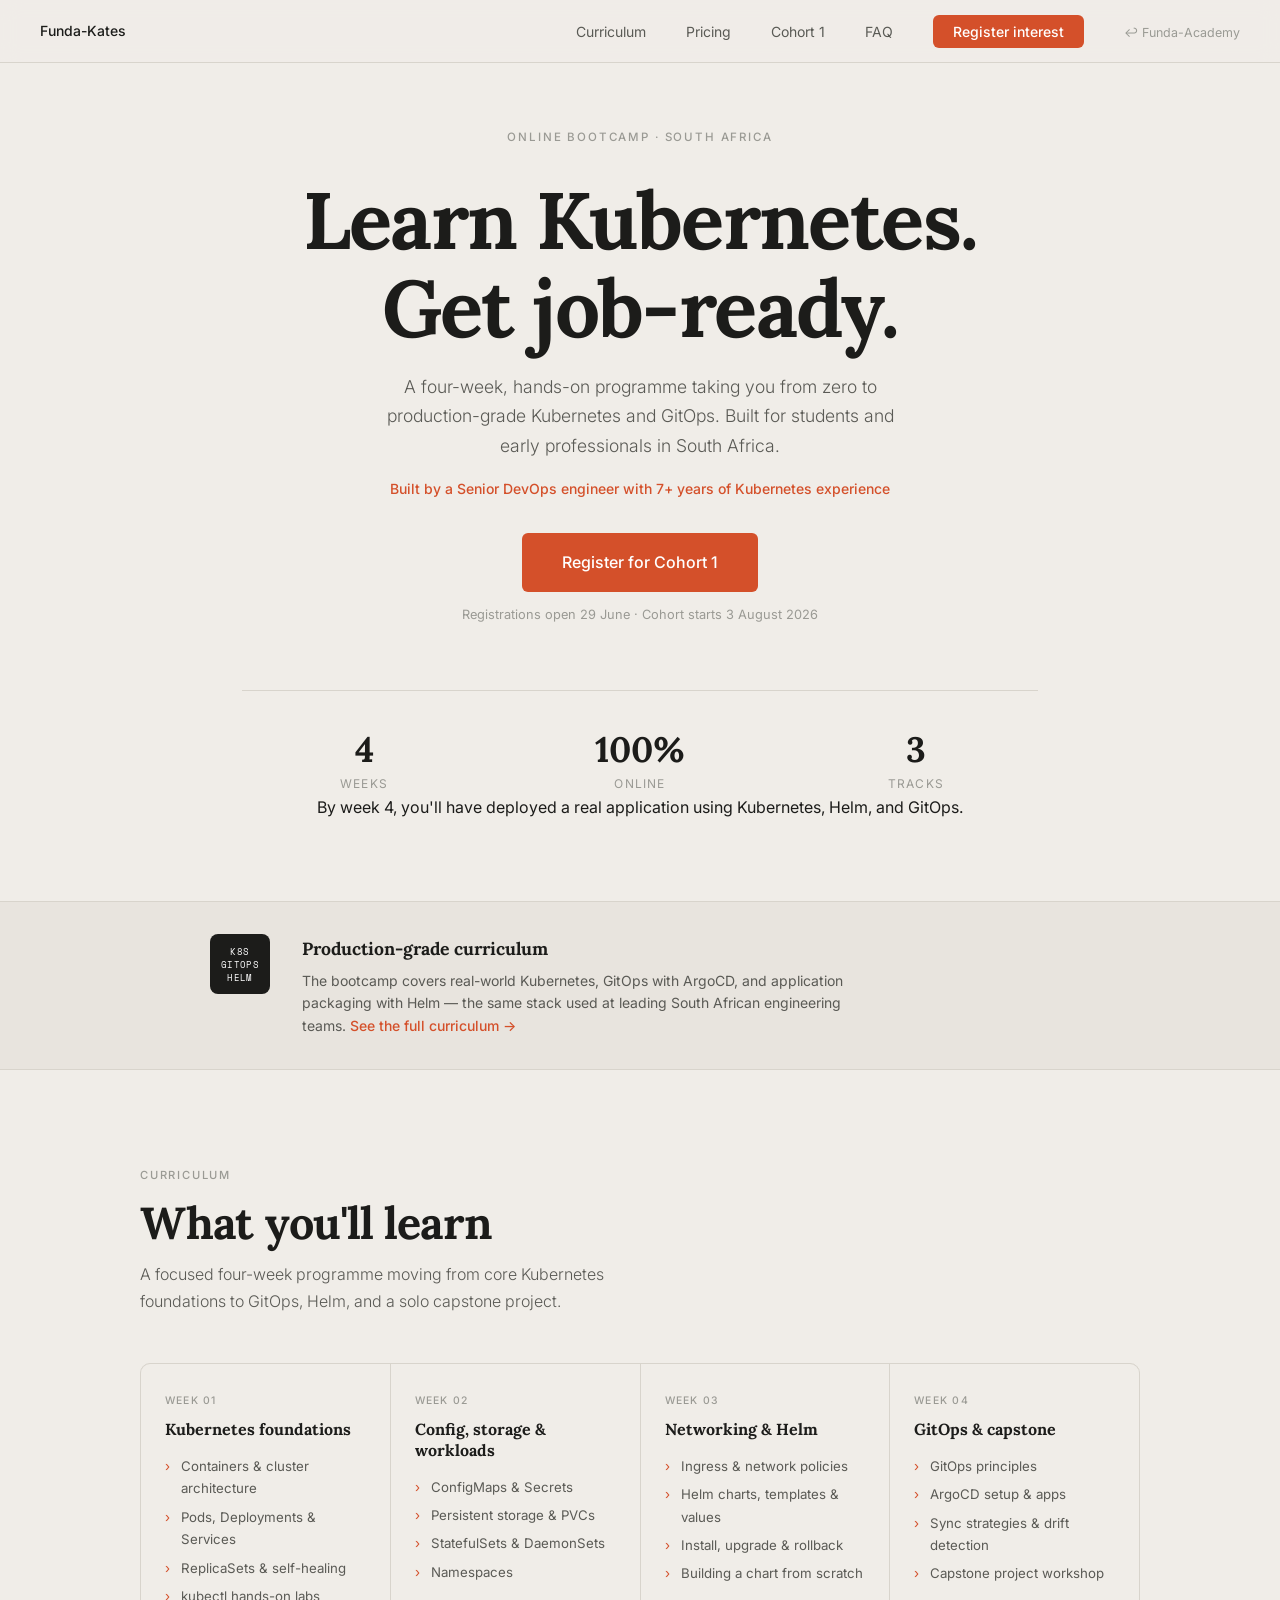
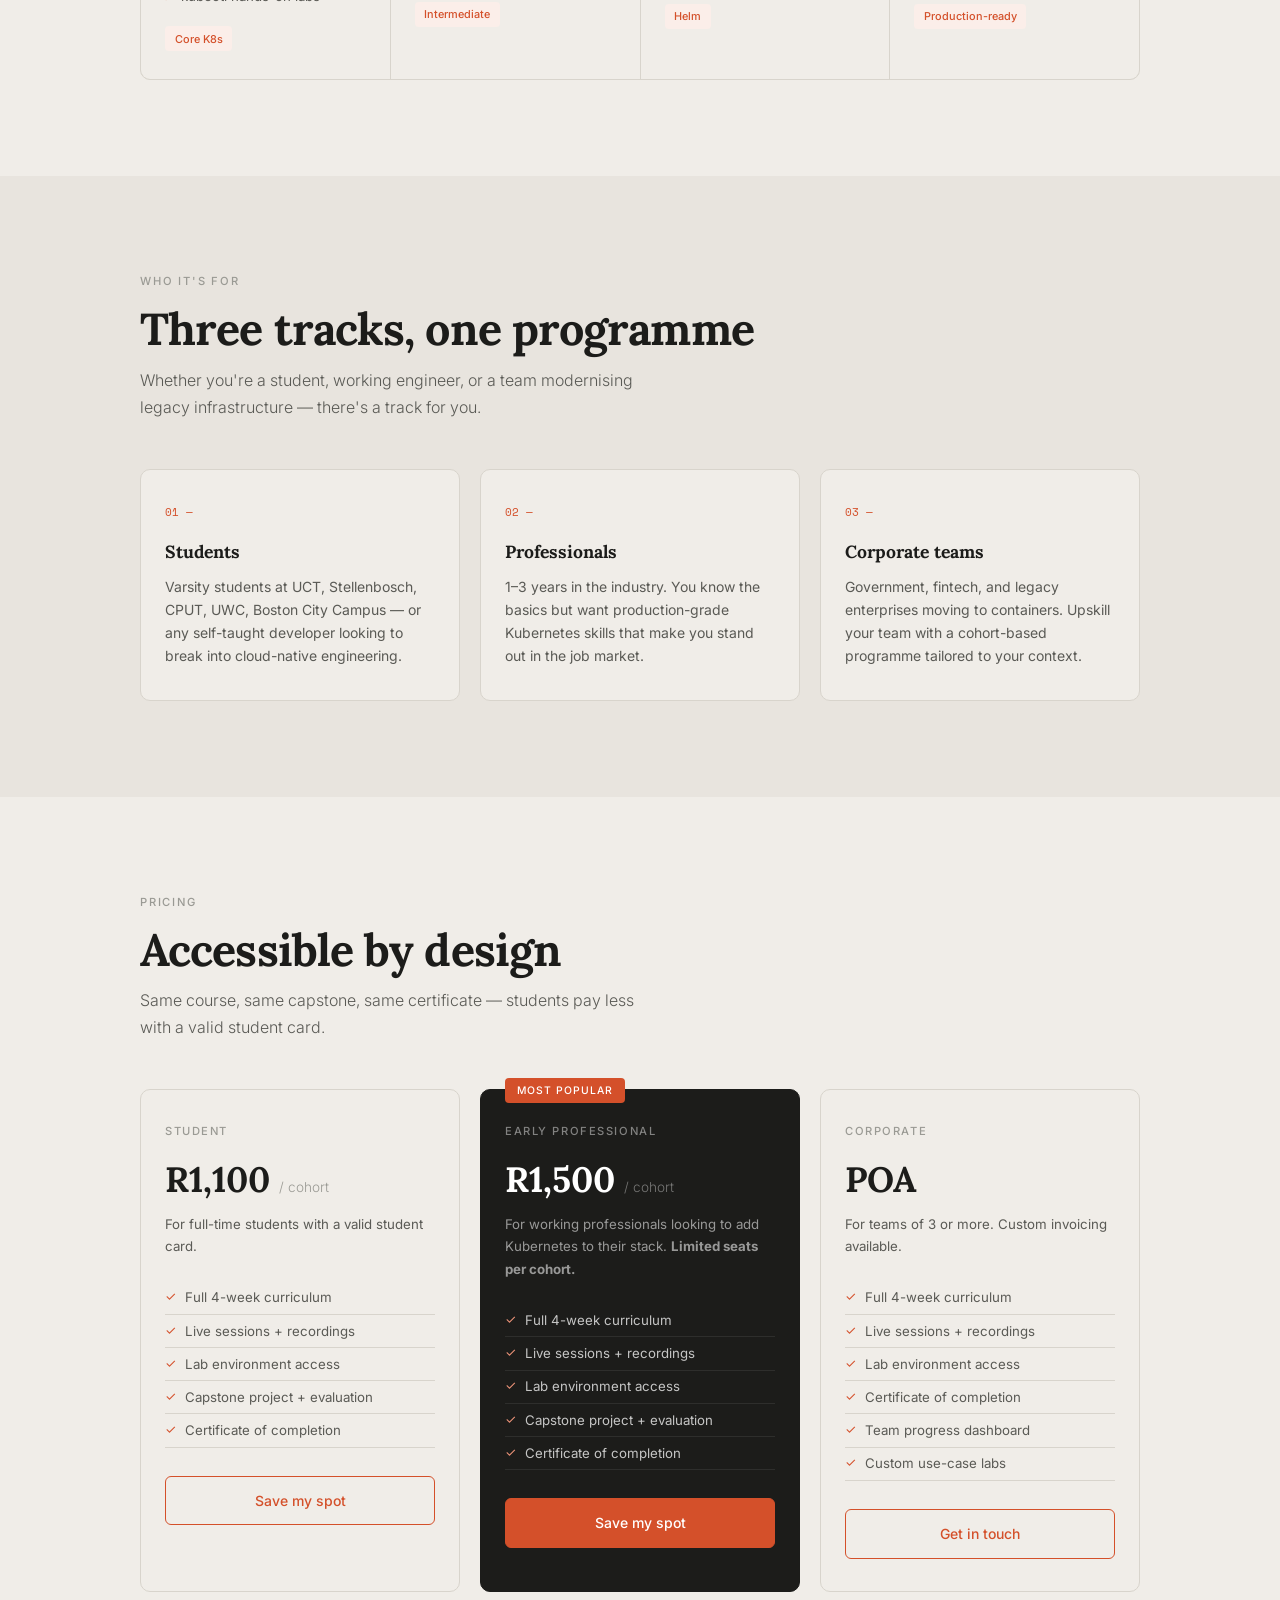
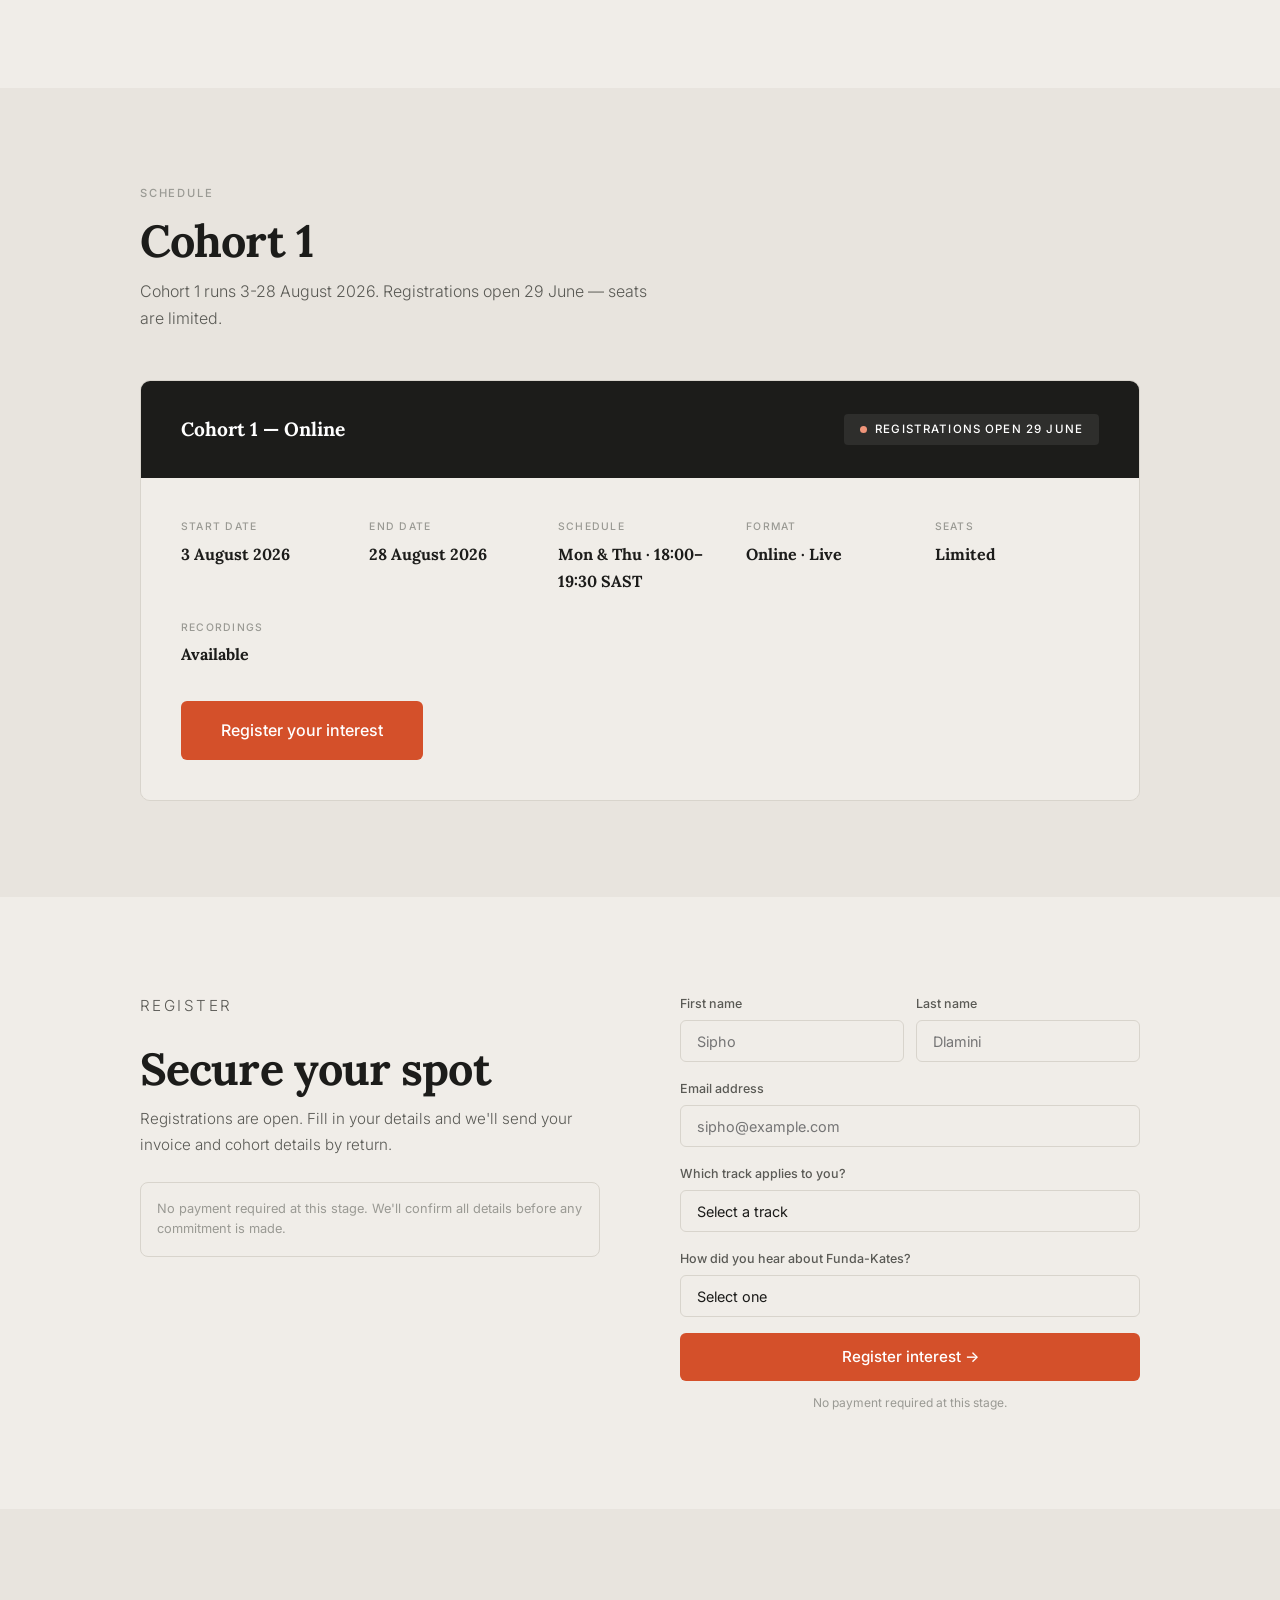
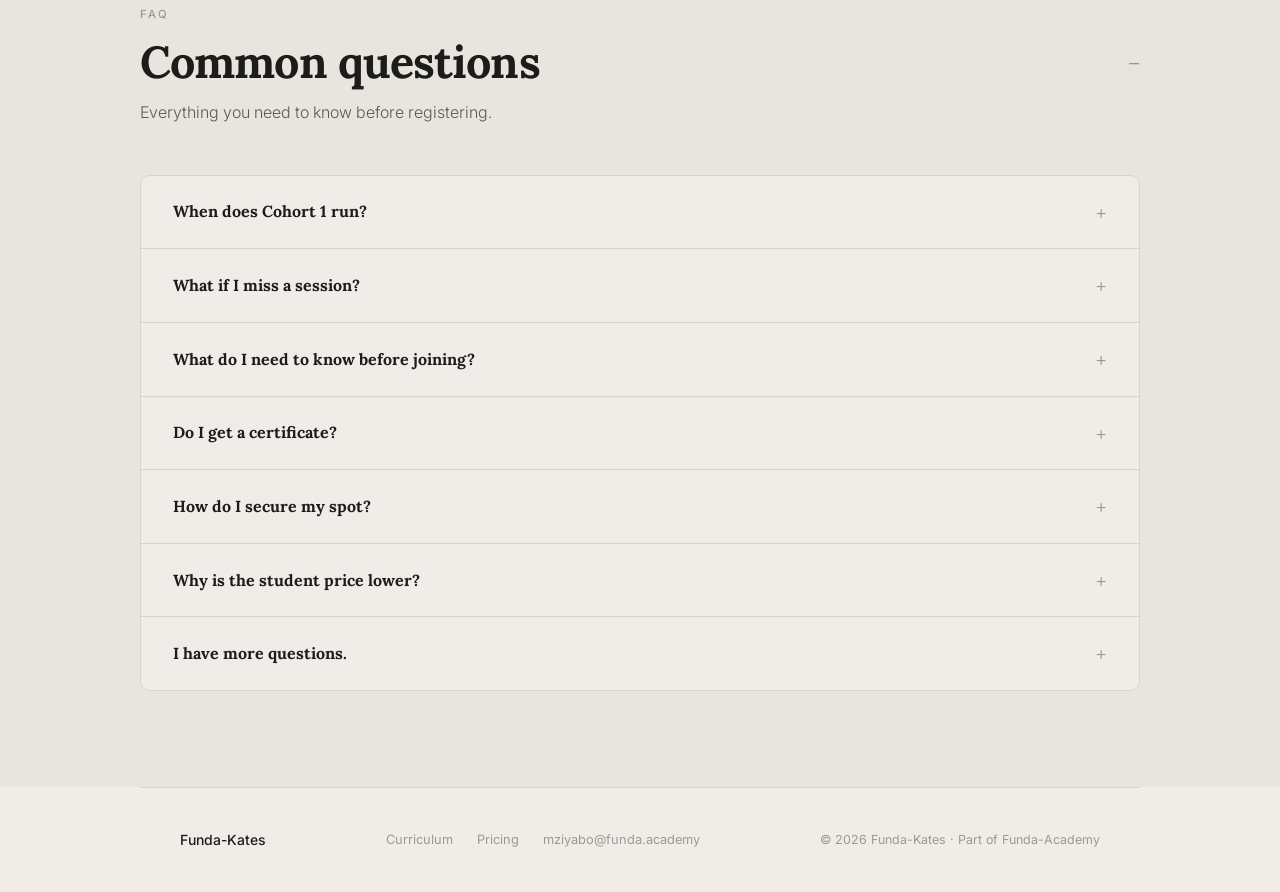
<file: index.html>
<!DOCTYPE html>
<html lang="en">
<head>
<meta charset="UTF-8"/>
<meta name="viewport" content="width=device-width, initial-scale=1.0"/>
<title>Funda-Kates — Learn Kubernetes. Get Job-Ready.</title>
<meta name="description" content="A four-week, hands-on Kubernetes and GitOps bootcamp built for students and early professionals in South Africa. Live online sessions. Real labs. Job-ready skills."/>
<meta name="author" content="Funda-Kates"/>
<meta name="robots" content="index, follow"/>
<link rel="canonical" href="https://funda.academy/funda-kates"/>

<!-- Open Graph -->
<meta property="og:type" content="website"/>
<meta property="og:url" content="https://funda.academy/funda-kates"/>
<meta property="og:title" content="Funda-Kates — Learn Kubernetes. Get Job-Ready."/>
<meta property="og:description" content="A four-week, hands-on Kubernetes and GitOps bootcamp built for students and early professionals in South Africa. Live online sessions. Real labs. Job-ready skills."/>
<meta property="og:image" content="https://funda.academy/funda-kates/assets/og-image.png"/>
<meta property="og:locale" content="en_ZA"/>
<meta property="og:site_name" content="Funda-Kates"/>

<!-- Twitter Card -->
<meta name="twitter:card" content="summary_large_image"/>
<meta name="twitter:title" content="Funda-Kates — Learn Kubernetes. Get Job-Ready."/>
<meta name="twitter:description" content="A four-week, hands-on Kubernetes and GitOps bootcamp built for students and early professionals in South Africa. Live online sessions. Real labs. Job-ready skills."/>
<meta name="twitter:image" content="https://funda.academy/funda-kates/assets/og-image.png"/>

<link href="https://fonts.googleapis.com/css2?family=Lora:wght@600;700&family=Inter:wght@300;400;500&family=Space+Mono:wght@700&display=swap" rel="stylesheet"/>
<link rel="stylesheet" href="assets/styles.css"/>
<script src="https://www.google.com/recaptcha/api.js" async defer></script>
<script async src="https://www.googletagmanager.com/gtag/js?id=G-E2LEM490K9"></script>
<script>
  window.dataLayer = window.dataLayer || [];
  function gtag(){dataLayer.push(arguments);}
  gtag('js', new Date());
  gtag('config', 'G-E2LEM490K9');
</script>
</head>
<body>

<nav>
  <a href="#" class="nav-logo">Funda-Kates</a>
  <ul>
    <li><a href="#curriculum">Curriculum</a></li>
    <li><a href="#pricing">Pricing</a></li>
    <li><a href="#cohort">Cohort 1</a></li>
    <li><a href="#faq">FAQ</a></li>
    <li><a href="#signup" class="nav-cta">Register interest</a></li>
    <li><a href="https://www.funda.academy" class="nav-academy">↩ Funda-Academy</a></li>
  </ul>
</nav>

<div class="hero">
  <div class="hero-tag">Online bootcamp &middot; South Africa</div>
  <h1>Learn Kubernetes.<br/>Get job-ready.</h1>
  <p class="hero-sub">A four-week, hands-on programme taking you from zero to production-grade Kubernetes and GitOps. Built for students and early professionals in South Africa.</p>
  <p class="hero-byline">Built by a Senior DevOps engineer with 7+ years of Kubernetes experience</p>
  <div class="hero-cta-wrap">
    <a href="#signup" class="btn-primary">Register for Cohort 1</a>
    <span class="btn-hint">Registrations open 29 June &middot; Cohort starts 3 August 2026</span>
  </div>
  <hr class="hero-divider"/>
  <div class="hero-stats fade-in">
    <div class="hero-stat"><span class="num">4</span><span class="label">Weeks</span></div>
    <div class="hero-stat"><span class="num">100%</span><span class="label">Online</span></div>
    <div class="hero-stat"><span class="num">3</span><span class="label">Tracks</span></div>
  </div>
  <p class="hero-outcome">By week 4, you'll have deployed a real application using Kubernetes, Helm, and GitOps.</p>
</div>

<div class="trust-band">
  <div class="trust-inner">
    <div class="trust-badge">K8S<br/>GITOPS<br/>HELM</div>
    <div class="trust-text">
      <h3>Production-grade curriculum</h3>
      <p>The bootcamp covers real-world Kubernetes, GitOps with ArgoCD, and application packaging with Helm — the same stack used at leading South African engineering teams. <a href="#curriculum">See the full curriculum →</a></p>
    </div>
  </div>
</div>

<section id="curriculum">
  <div class="container">
    <p class="section-label">Curriculum</p>
    <h2>What you'll learn</h2>
    <p class="section-intro">A focused four-week programme moving from core Kubernetes foundations to GitOps, Helm, and a solo capstone project.</p>
    <div class="weeks-grid fade-in">
      <div class="week">
        <div class="week-num">Week 01</div>
        <h3>Kubernetes foundations</h3>
        <ul>
          <li>Containers &amp; cluster architecture</li>
          <li>Pods, Deployments &amp; Services</li>
          <li>ReplicaSets &amp; self-healing</li>
          <li>kubectl hands-on labs</li>
        </ul>
        <span class="week-badge">Core K8s</span>
      </div>
      <div class="week">
        <div class="week-num">Week 02</div>
        <h3>Config, storage &amp; workloads</h3>
        <ul>
          <li>ConfigMaps &amp; Secrets</li>
          <li>Persistent storage &amp; PVCs</li>
          <li>StatefulSets &amp; DaemonSets</li>
          <li>Namespaces</li>
        </ul>
        <span class="week-badge">Intermediate</span>
      </div>
      <div class="week">
        <div class="week-num">Week 03</div>
        <h3>Networking &amp; Helm</h3>
        <ul>
          <li>Ingress &amp; network policies</li>
          <li>Helm charts, templates &amp; values</li>
          <li>Install, upgrade &amp; rollback</li>
          <li>Building a chart from scratch</li>
        </ul>
        <span class="week-badge">Helm</span>
      </div>
      <div class="week">
        <div class="week-num">Week 04</div>
        <h3>GitOps &amp; capstone</h3>
        <ul>
          <li>GitOps principles</li>
          <li>ArgoCD setup &amp; apps</li>
          <li>Sync strategies &amp; drift detection</li>
          <li>Capstone project workshop</li>
        </ul>
        <span class="week-badge">Production-ready</span>
      </div>
    </div>
  </div>
</section>

<section id="tracks">
  <div class="container">
    <p class="section-label">Who it's for</p>
    <h2>Three tracks, one programme</h2>
    <p class="section-intro">Whether you're a student, working engineer, or a team modernising legacy infrastructure — there's a track for you.</p>
    <div class="tracks-grid fade-in">
      <div class="track">
        <span class="track-num">01 &mdash;</span>
        <h3>Students</h3>
        <p>Varsity students at UCT, Stellenbosch, CPUT, UWC, Boston City Campus — or any self-taught developer looking to break into cloud-native engineering.</p>
      </div>
      <div class="track">
        <span class="track-num">02 &mdash;</span>
        <h3>Professionals</h3>
        <p>1–3 years in the industry. You know the basics but want production-grade Kubernetes skills that make you stand out in the job market.</p>
      </div>
      <div class="track">
        <span class="track-num">03 &mdash;</span>
        <h3>Corporate teams</h3>
        <p>Government, fintech, and legacy enterprises moving to containers. Upskill your team with a cohort-based programme tailored to your context.</p>
      </div>
    </div>
  </div>
</section>

<section id="pricing">
  <div class="container">
    <p class="section-label">Pricing</p>
    <h2>Accessible by design</h2>
    <p class="section-intro">Same course, same capstone, same certificate — students pay less with a valid student card.</p>
    <div class="pricing-grid fade-in">
      <div class="plan">
        <div class="plan-name">Student</div>
        <div class="plan-price">R1,100 <span>/ cohort</span></div>
        <div class="plan-desc">For full-time students with a valid student card.</div>
        <ul>
          <li>Full 4-week curriculum</li>
          <li>Live sessions + recordings</li>
          <li>Lab environment access</li>
          <li>Capstone project + evaluation</li>
          <li>Certificate of completion</li>
        </ul>
        <a href="#signup" class="btn-plan">Save my spot</a>
      </div>
      <div class="plan featured">
        <div class="plan-badge">Most popular</div>
        <div class="plan-name">Early professional</div>
        <div class="plan-price">R1,500 <span>/ cohort</span></div>
        <div class="plan-desc">For working professionals looking to add Kubernetes to their stack. <strong>Limited seats per cohort.</strong></div>
        <ul>
          <li>Full 4-week curriculum</li>
          <li>Live sessions + recordings</li>
          <li>Lab environment access</li>
          <li>Capstone project + evaluation</li>
          <li>Certificate of completion</li>
        </ul>
        <a href="#signup" class="btn-plan">Save my spot</a>
      </div>
      <div class="plan">
        <div class="plan-name">Corporate</div>
        <div class="plan-price">POA</div>
        <div class="plan-desc">For teams of 3 or more. Custom invoicing available.</div>
        <ul>
          <li>Full 4-week curriculum</li>
          <li>Live sessions + recordings</li>
          <li>Lab environment access</li>
          <li>Certificate of completion</li>
          <li>Team progress dashboard</li>
          <li>Custom use-case labs</li>
        </ul>
        <a href="mailto:mziyabo@funda.academy" class="btn-plan">Get in touch</a>
      </div>
    </div>
  </div>
</section>

<section id="cohort">
  <div class="container">
    <p class="section-label">Schedule</p>
    <h2>Cohort 1</h2>
    <p class="section-intro">Cohort 1 runs 3-28 August 2026. Registrations open 29 June — seats are limited.</p>
    <div class="cohort-box fade-in">
      <div class="cohort-header">
        <h3>Cohort 1 — Online</h3>
        <div class="cohort-status"><span class="dot"></span>Registrations open 29 June</div>
      </div>
      <div class="cohort-body">
        <div class="cohort-details">
          <div class="cohort-detail"><label>Start date</label><span>3 August 2026</span></div>
          <div class="cohort-detail"><label>End date</label><span>28 August 2026</span></div>
          <div class="cohort-detail"><label>Schedule</label><span>Mon &amp; Thu · 18:00–19:30 SAST</span></div>
          <div class="cohort-detail"><label>Format</label><span>Online · Live</span></div>
          <div class="cohort-detail"><label>Seats</label><span>Limited</span></div>
          <div class="cohort-detail"><label>Recordings</label><span>Available</span></div>
        </div>
        <a href="#signup" class="btn-primary">Register your interest</a>
      </div>
    </div>
  </div>
</section>

<section id="signup">
  <div class="container">
    <div class="signup-inner">
      <div class="signup-copy">
        <p class="section-label">Register</p>
        <h2>Secure your spot</h2>
        <p>Registrations are open. Fill in your details and we'll send your invoice and cohort details by return.</p>
        <div class="assurance">No payment required at this stage. We'll confirm all details before any commitment is made.</div>
      </div>
      <div class="fade-in" id="signup-form-wrap">
        <div id="signup-success" class="signup-success" hidden>
          <div class="success-icon">
            <svg viewBox="0 0 24 24" fill="none" stroke="currentColor" stroke-width="2.5" stroke-linecap="round" stroke-linejoin="round" aria-hidden="true"><polyline points="20 6 9 17 4 12"/></svg>
          </div>
          <div class="success-badge">Funda-Kates · Cohort 1</div>
          <h3 class="success-heading">We've got your details!</h3>
          <p class="success-body">Thanks for your interest. We've sent an email with your invoice and next steps — your place is secured once payment is received.</p>
        </div>
        <form id="signup-form" action="https://docs.google.com/forms/d/e/1FAIpQLSftl4jpTYXWjLVwECRi6Dss4slaX-c_R73fsMrNBdfYr0G7ZQ/formResponse" method="POST">
          <div class="form-row">
            <div class="form-group">
              <label for="fname">First name</label>
              <input type="text" id="fname" name="entry.38533562" placeholder="Sipho" required/>
            </div>
            <div class="form-group">
              <label for="lname">Last name</label>
              <input type="text" id="lname" name="entry.2146646554" placeholder="Dlamini" required/>
            </div>
          </div>
          <div class="form-group">
            <label for="email">Email address</label>
            <input type="email" id="email" name="entry.650501636" placeholder="sipho@example.com" required/>
          </div>
          <div class="form-group">
            <label for="track">Which track applies to you?</label>
            <select id="track" name="entry.1470140525" required>
              <option value="" disabled selected>Select a track</option>
              <option value="Student">Student</option>
              <option value="Professional">Professional</option>
              <option value="Corporate / team">Corporate / team</option>
            </select>
          </div>
          <div class="form-group">
            <label for="referral">How did you hear about Funda-Kates?</label>
            <select id="referral" name="entry.1885135401">
              <option value="" disabled selected>Select one</option>
              <option>Word of mouth</option>
              <option>LinkedIn</option>
              <option>University / Lecturer</option>
              <option>GitHub</option>
              <option>Other</option>
            </select>
          </div>
          <input type="text" name="website" tabindex="-1" autocomplete="off" aria-hidden="true" style="position:absolute;left:-9999px;width:1px;height:1px;opacity:0;"/>
          <div class="g-recaptcha" data-sitekey="6LdXjtcsAAAAAIroq5kjoTUBMJIfuc0GY6J6qw2j" style="margin-bottom:1rem;"></div>
          <p id="captcha-error" style="display:none;color:#c0392b;font-size:0.85rem;margin:-0.5rem 0 0.75rem;">Please complete the CAPTCHA before submitting.</p>
          <button type="submit" class="submit-btn">Register interest →</button>
          <p class="form-note">No payment required at this stage.</p>
        </form>
      </div>
    </div>
  </div>
</section>

<section id="faq">
  <div class="container">
    <p class="section-label">FAQ</p>
    <h2 class="faq-section-toggle">Common questions <span class="faq-toggle-icon">−</span></h2>
    <p class="section-intro">Everything you need to know before registering.</p>
    <div class="faq-list fade-in">
      <div class="faq-item">
        <div class="faq-q">When does Cohort 1 run?</div>
        <div class="faq-a">3-28 August 2026. Live sessions every Monday and Thursday, 18:00–19:30 SAST.</div>
      </div>
      <div class="faq-item">
        <div class="faq-q">What if I miss a session?</div>
        <div class="faq-a">All sessions are recorded and made available after each class.</div>
      </div>
      <div class="faq-item">
        <div class="faq-q">What do I need to know before joining?</div>
        <div class="faq-a">Basic Linux command-line comfort and some software development experience. You don't need prior Kubernetes knowledge.</div>
      </div>
      <div class="faq-item">
        <div class="faq-q">Do I get a certificate?</div>
        <div class="faq-a">Yes. A certificate of completion is issued to every participant who completes the capstone project.</div>
      </div>
      <div class="faq-item">
        <div class="faq-q">How do I secure my spot?</div>
        <div class="faq-a">Register your interest above. You'll receive an invoice by return — your place is confirmed once payment is received. Places are filled on a first-come, first-served basis.</div>
      </div>
      <div class="faq-item">
        <div class="faq-q">Why is the student price lower?</div>
        <div class="faq-a">We want the programme to be accessible. Students pay R1,100 with a valid student card. Professionals pay R1,500. Same course, same certificate.</div>
      </div>
      <div class="faq-item">
        <div class="faq-q">I have more questions.</div>
        <div class="faq-a">Email us at <a href="mailto:mziyabo@funda.academy">mziyabo@funda.academy</a> and we'll get back to you.</div>
      </div>
    </div>
  </div>
</section>

<div class="footer-wrap">
  <a href="#" class="footer-logo">Funda-Kates</a>
  <div class="footer-links">
    <a href="#curriculum">Curriculum</a>
    <a href="#pricing">Pricing</a>
    <a href="mailto:mziyabo@funda.academy">mziyabo@funda.academy</a>
  </div>
  <span class="footer-copy">© 2026 Funda-Kates · <a href="https://www.funda.academy" class="footer-academy">Part of Funda-Academy</a></span>
</div>

<script src="assets/main.js" defer></script>
</body>
</html>
</file>
<file: assets/styles.css>
:root {
  --ink: #1c1c1a;
  --ink-muted: #5a5a55;
  --ink-faint: #9a9a94;
  --surface: #f0ede8;
  --surface-alt: #e8e4de;
  --surface-dark: #1c1c1a;
  --accent: #d4502a;
  --accent-hover: #b84020;
  --accent-light: #fbeee9;
  --border: #d8d4cc;
  --serif: 'Lora', Georgia, serif;
  --sans: 'Inter', sans-serif;
  --mono: 'Space Mono', monospace;
}
*, *::before, *::after { box-sizing: border-box; margin: 0; padding: 0; }
html { scroll-behavior: smooth; }
body { font-family: var(--sans); background: var(--surface); color: var(--ink); font-size: 16px; line-height: 1.7; overflow-x: hidden; }

nav {
  position: fixed; top: 0; left: 0; right: 0; z-index: 100;
  display: flex; align-items: center; justify-content: space-between;
  padding: 1.1rem 2.5rem;
  background: rgba(240,237,232,0.95);
  backdrop-filter: blur(10px);
  border-bottom: 1px solid var(--border);
}
.nav-logo { font-family: var(--sans); font-size: 0.875rem; font-weight: 500; color: var(--ink); text-decoration: none; }
nav ul { list-style: none; display: flex; gap: 2.5rem; align-items: center; }
nav ul a { font-size: 0.875rem; color: var(--ink-muted); text-decoration: none; font-weight: 400; transition: color 0.2s; }
nav ul a:hover { color: var(--ink); }
.nav-academy { font-size: 0.78rem; color: var(--ink-faint) !important; font-weight: 400 !important; }
.nav-academy:hover { color: var(--accent) !important; }
.nav-cta { background: var(--accent) !important; color: #fff !important; padding: 0.5rem 1.25rem !important; border-radius: 6px !important; font-weight: 500 !important; transition: background 0.2s !important; }
.nav-cta:hover { background: var(--accent-hover) !important; }

.hero {
  min-height: 100vh;
  display: flex; flex-direction: column; align-items: center; justify-content: center; text-align: center;
  padding: 8rem 2rem 5rem;
  max-width: 860px; margin: 0 auto;
}
.hero-tag { font-size: 0.72rem; font-weight: 500; color: var(--ink-faint); letter-spacing: 0.16em; text-transform: uppercase; margin-bottom: 1.75rem; }
h1 { font-family: var(--serif); font-size: clamp(2.6rem, 7vw, 5rem); font-weight: 700; line-height: 1.1; letter-spacing: -0.02em; margin-bottom: 1.25rem; }
.hero-sub { font-size: 1.1rem; color: var(--ink-muted); max-width: 520px; margin: 0 auto 1rem; font-weight: 300; line-height: 1.7; }
.hero-byline { font-size: 0.875rem; color: var(--accent); font-weight: 500; margin-bottom: 2rem; }
.hero-cta-wrap { display: flex; flex-direction: column; align-items: center; gap: 0.75rem; }
.btn-primary { display: inline-block; background: var(--accent); color: #fff; padding: 1rem 2.5rem; border-radius: 6px; font-weight: 500; font-size: 1rem; text-decoration: none; transition: background 0.2s, transform 0.15s; }
.btn-primary:hover { background: var(--accent-hover); transform: translateY(-1px); }
.btn-hint { font-size: 0.8rem; color: var(--ink-faint); }
hr.hero-divider { width: 100%; border: none; border-top: 1px solid var(--border); margin: 4rem 0 0; }
.hero-stats { display: grid; grid-template-columns: repeat(3, 1fr); gap: 2rem; width: 100%; padding-top: 2.5rem; text-align: center; }
.hero-stat .num { font-family: var(--serif); font-size: 2.2rem; font-weight: 700; color: var(--ink); display: block; line-height: 1.1; }
.hero-stat .label { font-size: 0.75rem; color: var(--ink-faint); text-transform: uppercase; letter-spacing: 0.1em; margin-top: 0.25rem; display: block; }

.trust-band { background: var(--surface-alt); border-top: 1px solid var(--border); border-bottom: 1px solid var(--border); padding: 2rem 2.5rem; }
.trust-inner { max-width: 860px; margin: 0 auto; display: flex; align-items: flex-start; gap: 2rem; }
.trust-badge { flex-shrink: 0; width: 60px; height: 60px; background: var(--surface-dark); border-radius: 8px; display: flex; align-items: center; justify-content: center; font-family: var(--mono); font-size: 0.55rem; color: #fff; text-align: center; line-height: 1.5; letter-spacing: 0.05em; padding: 0.5rem; }
.trust-text h3 { font-family: var(--serif); font-size: 1.1rem; font-weight: 700; margin-bottom: 0.35rem; }
.trust-text p { font-size: 0.875rem; color: var(--ink-muted); max-width: 560px; line-height: 1.6; }
.trust-text a { color: var(--accent); text-decoration: none; font-weight: 500; }
.trust-text a:hover { text-decoration: underline; }

section { padding: 6rem 2.5rem; }
.container { max-width: 1000px; margin: 0 auto; }
.section-label { font-size: 0.7rem; letter-spacing: 0.16em; text-transform: uppercase; color: var(--ink-faint); margin-bottom: 0.75rem; font-weight: 500; }
h2 { font-family: var(--serif); font-size: clamp(1.8rem, 4vw, 2.8rem); font-weight: 700; letter-spacing: -0.02em; line-height: 1.15; margin-bottom: 0.75rem; }
.section-intro { font-size: 1rem; color: var(--ink-muted); max-width: 520px; margin-bottom: 3rem; font-weight: 300; line-height: 1.7; }

#curriculum { background: var(--surface); }
.weeks-grid { display: grid; grid-template-columns: repeat(auto-fit, minmax(210px, 1fr)); gap: 1px; background: var(--border); border: 1px solid var(--border); border-radius: 10px; overflow: hidden; }
.week { background: var(--surface); padding: 1.75rem 1.5rem; }
.week-num { font-size: 0.65rem; letter-spacing: 0.12em; color: var(--ink-faint); text-transform: uppercase; margin-bottom: 0.6rem; font-weight: 500; }
.week h3 { font-family: var(--serif); font-size: 1rem; font-weight: 700; color: var(--ink); margin-bottom: 0.75rem; line-height: 1.3; }
.week ul { list-style: none; }
.week ul li { font-size: 0.83rem; color: var(--ink-muted); padding: 0.18rem 0 0.18rem 1rem; position: relative; }
.week ul li::before { content: '›'; position: absolute; left: 0; color: var(--accent); }
.week-badge { display: inline-block; margin-top: 1rem; background: var(--accent-light); color: var(--accent); font-size: 0.68rem; font-weight: 500; padding: 0.2rem 0.6rem; border-radius: 4px; }

#tracks { background: var(--surface-alt); }
.tracks-grid { display: grid; grid-template-columns: repeat(auto-fit, minmax(240px, 1fr)); gap: 1.25rem; }
.track { border: 1px solid var(--border); border-radius: 10px; padding: 2rem 1.5rem; background: var(--surface); transition: border-color 0.2s; }
.track:hover { border-color: var(--accent); }
.track-num { font-family: var(--mono); font-size: 0.7rem; color: var(--accent); margin-bottom: 1rem; display: block; }
.track h3 { font-family: var(--serif); font-size: 1.1rem; font-weight: 700; margin-bottom: 0.5rem; }
.track p { font-size: 0.875rem; color: var(--ink-muted); line-height: 1.65; }

#pricing { background: var(--surface); }
.pricing-grid { display: grid; grid-template-columns: repeat(auto-fit, minmax(240px, 1fr)); gap: 1.25rem; }
.plan { background: var(--surface); border: 1px solid var(--border); border-radius: 10px; padding: 2rem 1.5rem; position: relative; }
.plan.featured { background: var(--surface-dark); border-color: var(--surface-dark); color: #fff; }
.plan-badge { position: absolute; top: -12px; left: 1.5rem; background: var(--accent); color: #fff; font-size: 0.65rem; font-weight: 500; letter-spacing: 0.1em; text-transform: uppercase; padding: 0.2rem 0.75rem; border-radius: 4px; }
.plan-name { font-size: 0.7rem; letter-spacing: 0.14em; text-transform: uppercase; color: var(--ink-faint); margin-bottom: 0.5rem; font-weight: 500; }
.plan.featured .plan-name { color: rgba(255,255,255,0.45); }
.plan-price { font-family: var(--serif); font-size: 2.2rem; font-weight: 700; color: var(--ink); margin-bottom: 0.2rem; }
.plan.featured .plan-price { color: #fff; }
.plan-price span { font-family: var(--sans); font-size: 0.85rem; font-weight: 300; color: var(--ink-faint); }
.plan.featured .plan-price span { color: rgba(255,255,255,0.4); }
.plan-desc { font-size: 0.83rem; color: var(--ink-muted); margin-bottom: 1.5rem; margin-top: 0.2rem; }
.plan.featured .plan-desc { color: rgba(255,255,255,0.55); }
.plan ul { list-style: none; margin-bottom: 1.75rem; }
.plan ul li { font-size: 0.83rem; padding: 0.3rem 0 0.3rem 1.25rem; position: relative; color: var(--ink-muted); border-bottom: 1px solid var(--border); }
.plan.featured ul li { color: rgba(255,255,255,0.75); border-bottom-color: rgba(255,255,255,0.08); }
.plan ul li::before { content: '✓'; position: absolute; left: 0; color: var(--accent); font-size: 0.8rem; }
.plan.featured ul li::before { color: #f0957a; }
.btn-plan { display: block; text-align: center; padding: 0.75rem; border-radius: 6px; font-weight: 500; font-size: 0.875rem; text-decoration: none; transition: all 0.2s; border: 1.5px solid var(--accent); color: var(--accent); background: transparent; }
.plan.featured .btn-plan { background: var(--accent); color: #fff; border-color: var(--accent); }
.btn-plan:hover { background: var(--accent); color: #fff; }
.plan.featured .btn-plan:hover { background: var(--accent-hover); }

#cohort { background: var(--surface-alt); }
.cohort-box { border: 1px solid var(--border); border-radius: 10px; overflow: hidden; }
.cohort-header { background: var(--surface-dark); color: #fff; padding: 2rem 2.5rem; display: flex; align-items: center; justify-content: space-between; flex-wrap: wrap; gap: 1rem; }
.cohort-header h3 { font-family: var(--serif); font-size: 1.2rem; font-weight: 700; }
.cohort-status { display: inline-flex; align-items: center; gap: 0.5rem; background: rgba(255,255,255,0.08); padding: 0.35rem 1rem; border-radius: 4px; font-size: 0.72rem; font-weight: 500; letter-spacing: 0.1em; text-transform: uppercase; }
.cohort-status .dot { width: 7px; height: 7px; border-radius: 50%; background: #f0957a; animation: pulse 2s infinite; }
@keyframes pulse { 0%, 100% { opacity: 1; } 50% { opacity: 0.4; } }
.cohort-body { padding: 2.5rem; background: var(--surface); }
.cohort-details { display: grid; grid-template-columns: repeat(auto-fit, minmax(140px, 1fr)); gap: 1.5rem; margin-bottom: 2rem; }
.cohort-detail label { display: block; font-size: 0.65rem; letter-spacing: 0.12em; text-transform: uppercase; color: var(--ink-faint); margin-bottom: 0.3rem; font-weight: 500; }
.cohort-detail span { font-family: var(--serif); font-size: 1rem; font-weight: 700; color: var(--ink); }
.cohort-detail span.tbd { color: var(--ink-faint); font-style: italic; font-family: var(--sans); font-weight: 300; }

#signup { background: var(--surface); }
.signup-inner { display: grid; grid-template-columns: 1fr 1fr; gap: 5rem; align-items: start; }
.signup-copy h2 { margin-bottom: 0.75rem; }
.signup-copy p { font-size: 0.95rem; color: var(--ink-muted); font-weight: 300; line-height: 1.7; margin-bottom: 1.5rem; }
.assurance { font-size: 0.8rem; color: var(--ink-faint); padding: 1rem; border: 1px solid var(--border); border-radius: 8px; line-height: 1.6; }
.form-group { margin-bottom: 1rem; }
.form-group label { display: block; font-size: 0.78rem; font-weight: 500; color: var(--ink-muted); margin-bottom: 0.4rem; }
.form-group input, .form-group select { width: 100%; padding: 0.7rem 1rem; border: 1px solid var(--border); border-radius: 6px; font-family: var(--sans); font-size: 0.9rem; background: var(--surface); color: var(--ink); transition: border-color 0.2s; outline: none; appearance: none; }
.form-group input:focus, .form-group select:focus { border-color: var(--accent); }
.form-row { display: grid; grid-template-columns: 1fr 1fr; gap: 0.75rem; }
.submit-btn { margin-top: 0.5rem; width: 100%; display: block; background: var(--accent); color: #fff; border: none; padding: 0.9rem 2rem; border-radius: 6px; font-family: var(--sans); font-size: 0.95rem; font-weight: 500; cursor: pointer; transition: background 0.2s; }
.submit-btn:hover { background: var(--accent-hover); }
.form-note { font-size: 0.75rem; color: var(--ink-faint); margin-top: 0.75rem; text-align: center; }

.footer-wrap { border-top: 1px solid var(--border); padding: 2.5rem; max-width: 1000px; margin: 0 auto; display: flex; align-items: center; justify-content: space-between; flex-wrap: wrap; gap: 1rem; }
.footer-logo { font-size: 0.875rem; font-weight: 500; color: var(--ink); text-decoration: none; }
.footer-links { display: flex; gap: 1.5rem; }
.footer-links a { font-size: 0.8rem; color: var(--ink-faint); text-decoration: none; }
.footer-links a:hover { color: var(--accent); }
.footer-academy { font-size: 0.78rem; color: var(--ink-faint); text-decoration: none; transition: color 0.2s; }
.footer-academy:hover { color: var(--accent); }
.footer-copy { font-size: 0.78rem; color: var(--ink-faint); }

@media (max-width: 720px) {
  nav ul { display: none; }
  .hero-stats { grid-template-columns: 1fr 1fr; }
  .signup-inner { grid-template-columns: 1fr; gap: 2.5rem; }
  .form-row { grid-template-columns: 1fr; }
  .cohort-header { flex-direction: column; align-items: flex-start; }
  .footer-wrap { flex-direction: column; align-items: flex-start; }
  .trust-inner { flex-direction: column; }
}
.fade-in { opacity: 0; transform: translateY(16px); transition: opacity 0.5s ease, transform 0.5s ease; }
.fade-in.visible { opacity: 1; transform: translateY(0); }

#faq { background: var(--surface-alt); }
.faq-list { display: flex; flex-direction: column; gap: 0; border: 1px solid var(--border); border-radius: 10px; overflow: hidden; }
.faq-item { border-bottom: 1px solid var(--border); background: var(--surface); }
.faq-item:last-child { border-bottom: none; }
.faq-q { font-family: var(--serif); font-size: 1rem; font-weight: 700; color: var(--ink); padding: 1.25rem 2rem; cursor: pointer; display: flex; justify-content: space-between; align-items: center; user-select: none; }
.faq-q::after { content: '+'; font-family: var(--sans); font-size: 1.2rem; font-weight: 300; color: var(--ink-faint); transition: transform 0.2s; }
.faq-item.open .faq-q::after { transform: rotate(45deg); }
.faq-a { font-size: 0.875rem; color: var(--ink-muted); line-height: 1.7; padding: 0 2rem 1.25rem; display: none; }
.faq-item.open .faq-a { display: block; }
.faq-a a { color: var(--accent); text-decoration: none; }
.faq-a a:hover { text-decoration: underline; }
.faq-section-toggle { cursor: pointer; user-select: none; display: flex; justify-content: space-between; align-items: center; }
.faq-section-toggle:hover { opacity: 0.8; }
.faq-toggle-icon { font-family: var(--sans); font-size: 1.4rem; font-weight: 300; color: var(--ink-faint); transition: transform 0.2s; }
.faq-section-collapsed .faq-toggle-icon { transform: rotate(45deg); }
.faq-section-collapsed .faq-list { display: none; }
.faq-section-collapsed .section-intro { display: none; }

.signup-success {
  background: var(--surface-dark);
  border-radius: 12px;
  padding: 3rem 2rem;
  text-align: center;
  color: #e8e6e0;
}
.success-icon {
  width: 60px; height: 60px;
  background: #1a3320;
  border-radius: 50%;
  display: flex; align-items: center; justify-content: center;
  margin: 0 auto 1.25rem;
  color: #4ade80;
}
.success-icon svg { width: 26px; height: 26px; }
.success-badge {
  display: inline-block;
  background: rgba(212,80,42,0.15);
  color: var(--accent);
  font-size: 0.72rem;
  font-weight: 600;
  padding: 0.3rem 0.9rem;
  border-radius: 999px;
  letter-spacing: 0.06em;
  margin-bottom: 1rem;
}
.success-heading {
  font-family: var(--serif);
  font-size: 1.75rem;
  font-weight: 700;
  color: #ffffff;
  margin-bottom: 0.6rem;
}
.success-body {
  font-size: 0.9rem;
  color: #9a9a94;
  max-width: 360px;
  margin: 0 auto;
  line-height: 1.7;
}
</file>
